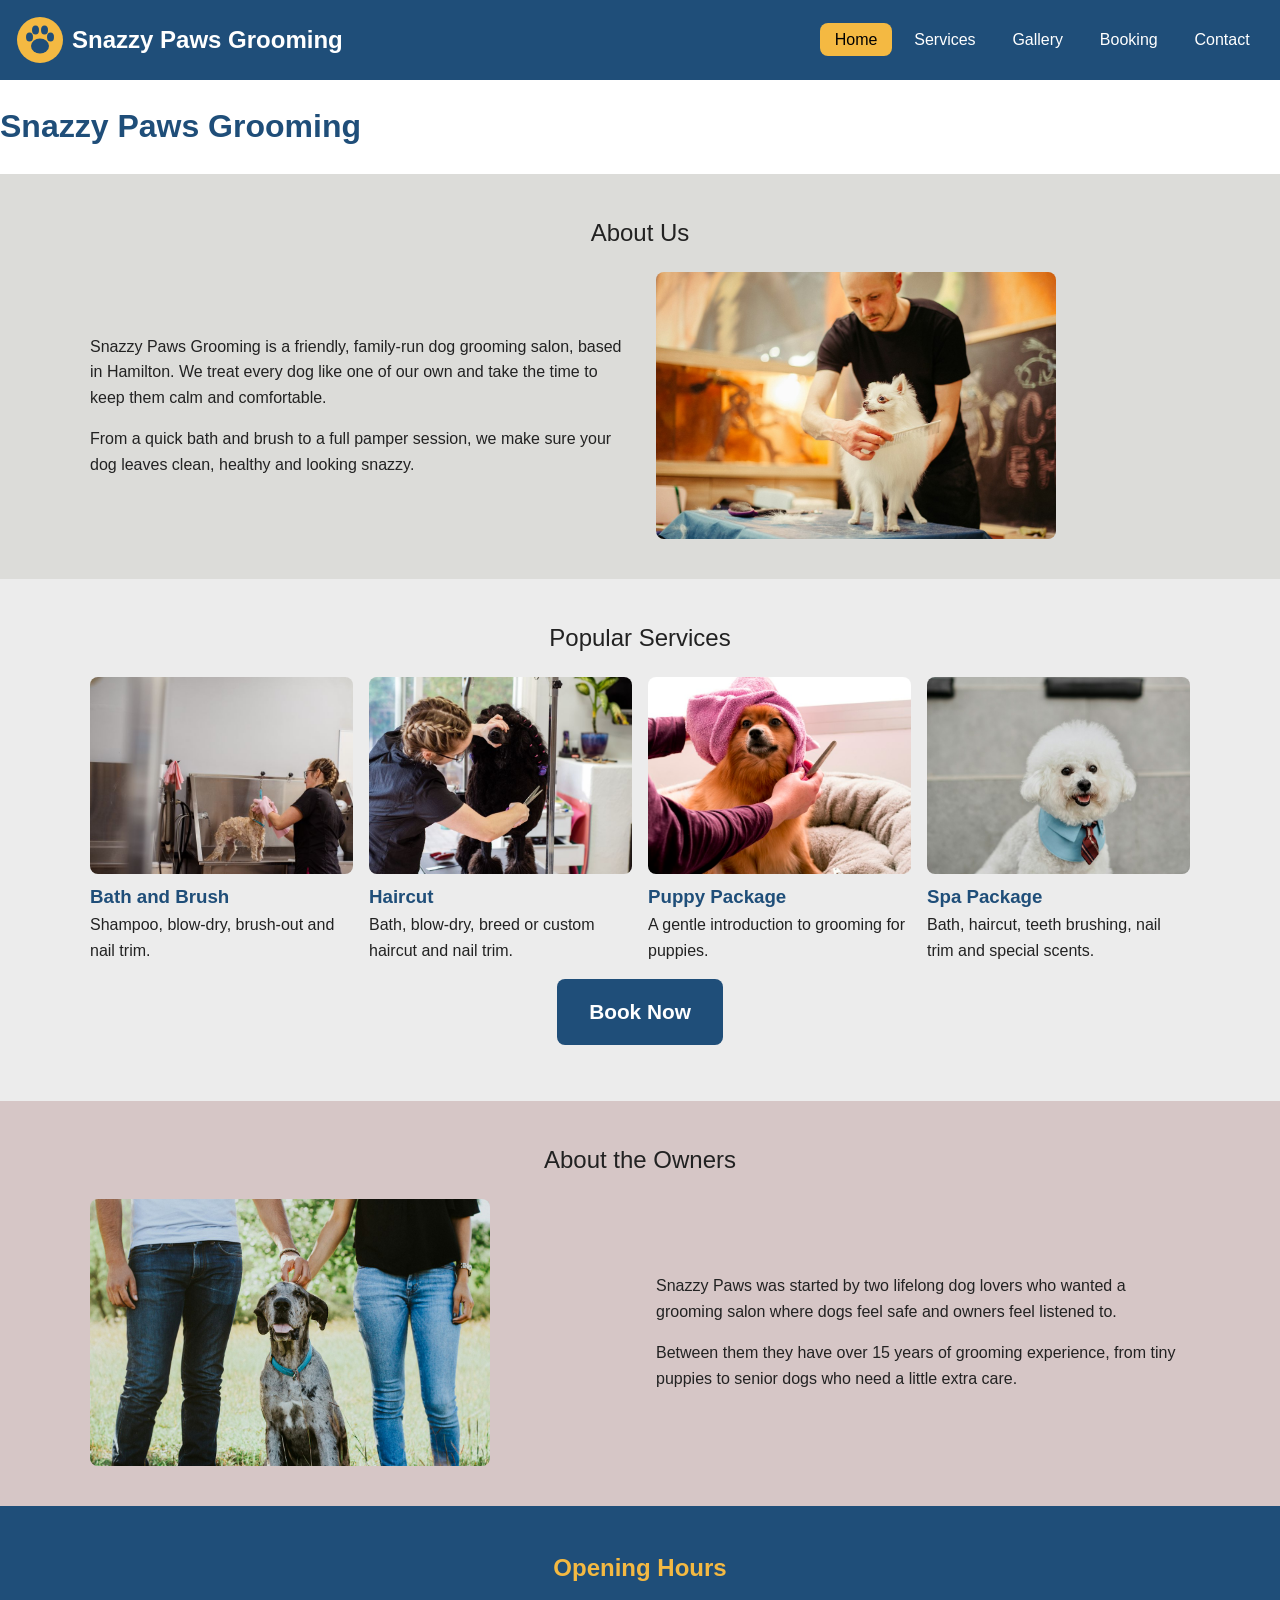
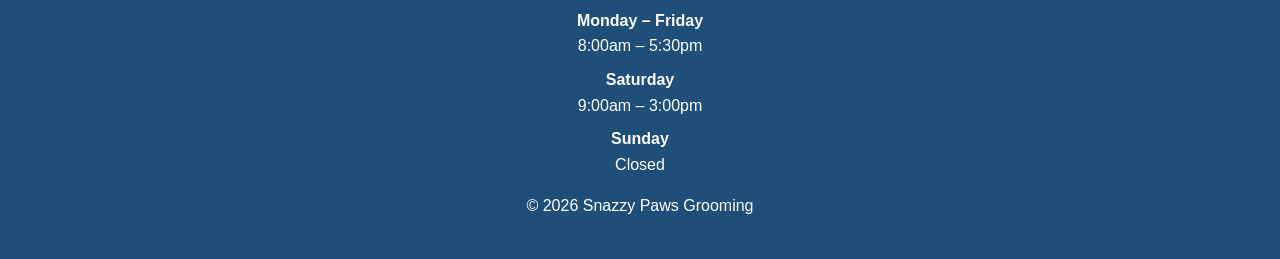
<file: index.html>
<!doctype html>
<html lang="en">
  <head>
    <meta charset="UTF-8" />
    <meta name="viewport" content="width=device-width, initial-scale=1.0" />
    <meta
      name="description"
      content="Snazzy Paws Grooming - friendly, professional dog grooming."
    />
    <title>Home | Snazzy Paws Grooming</title>
    <link rel="stylesheet" href="css/style.css" />
  </head>
  <body>
    <header>
      <nav aria-label="Main navigation">
        <a class="logo" href="index.html">
          <img src="images/logo.svg" alt="" width="48" height="48" />
          <span>Snazzy Paws Grooming</span>
        </a>
        <ul>
          <li><a href="index.html" aria-current="page">Home</a></li>
          <li><a href="services.html">Services</a></li>
          <li><a href="gallery.html">Gallery</a></li>
          <li><a href="booking.html">Booking</a></li>
          <li><a href="contact.html">Contact</a></li>
        </ul>
      </nav>
    </header>

    <main id="main" class="home">
      <h1 class="visually-hidden">Snazzy Paws Grooming</h1>

      <section class="band band-about" aria-labelledby="about-heading">
        <div class="container">
          <h2 id="about-heading">About Us</h2>
          <div class="split">
            <div>
              <p>
                Snazzy Paws Grooming is a friendly, family-run dog grooming
                salon, based in Hamilton. We treat every dog like one of our own
                and take the time to keep them calm and comfortable.
              </p>
              <p>
                From a quick bath and brush to a full pamper session, we make
                sure your dog leaves clean, healthy and looking snazzy.
              </p>
            </div>
            <img
              src="images/about.jpg"
              alt="A groomer gently brushing a fluffy dog on a grooming table"
              width="400"
              height="300"
            />
          </div>
        </div>
      </section>

      <section class="band band-services" aria-labelledby="popular-heading">
        <div class="container">
          <h2 id="popular-heading">Popular Services</h2>
          <ul class="service-cards">
            <li>
              <img
                src="images/service-1.jpg"
                alt="A dog being shampooed in a bath"
                width="400"
                height="300"
                loading="lazy"
              />
              <h3>Bath and Brush</h3>
              <p>Shampoo, blow-dry, brush-out and nail trim.</p>
            </li>
            <li>
              <img
                src="images/service-2.jpg"
                alt="A poodle getting a haircut with clippers"
                width="400"
                height="300"
                loading="lazy"
              />
              <h3>Haircut</h3>
              <p>Bath, blow-dry, breed or custom haircut and nail trim.</p>
            </li>
            <li>
              <img
                src="images/service-3.jpg"
                alt="A puppy wrapped in a towel after its first groom"
                width="400"
                height="300"
                loading="lazy"
              />
              <h3>Puppy Package</h3>
              <p>A gentle introduction to grooming for puppies.</p>
            </li>
            <li>
              <img
                src="images/service-4.jpg"
                alt="A relaxed dog with a freshly styled coat"
                width="400"
                height="300"
                loading="lazy"
              />
              <h3>Spa Package</h3>
              <p>
                Bath, haircut, teeth brushing, nail trim and special scents.
              </p>
            </li>
          </ul>
          <p class="center">
            <a class="button" href="booking.html">Book Now</a>
          </p>
        </div>
      </section>

      <section class="band band-owners" aria-labelledby="owners-heading">
        <div class="container">
          <h2 id="owners-heading">About the Owners</h2>
          <div class="split">
            <img
              src="images/owners.jpg"
              alt="The two owners of Snazzy Paws Grooming smiling with their dog"
              width="400"
              height="300"
              loading="lazy"
            />
            <div>
              <p>
                Snazzy Paws was started by two lifelong dog lovers who wanted a
                grooming salon where dogs feel safe and owners feel listened to.
              </p>
              <p>
                Between them they have over 15 years of grooming experience,
                from tiny puppies to senior dogs who need a little extra care.
              </p>
            </div>
          </div>
        </div>
      </section>
    </main>

    <footer>
      <h2>Opening Hours</h2>
      <dl>
        <dt>Monday &ndash; Friday</dt>
        <dd>8:00am &ndash; 5:30pm</dd>
        <dt>Saturday</dt>
        <dd>9:00am &ndash; 3:00pm</dd>
        <dt>Sunday</dt>
        <dd>Closed</dd>
      </dl>
      <p>&copy; 2026 Snazzy Paws Grooming</p>
    </footer>
  </body>
</html>
</file>
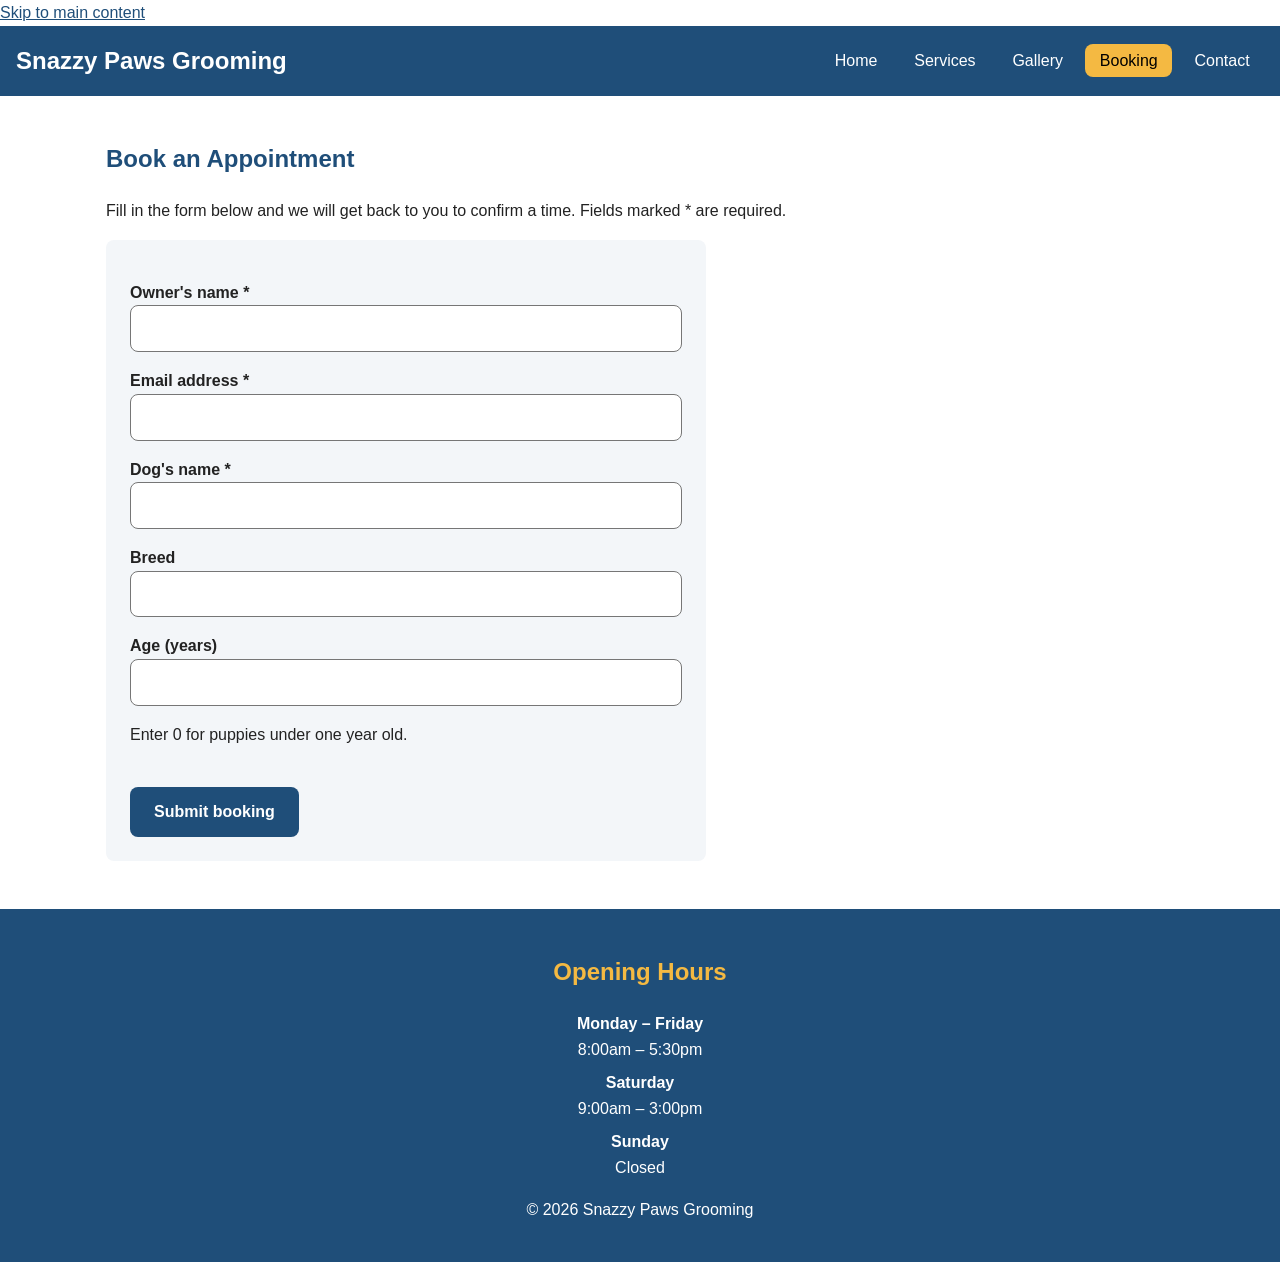
<file: booking.html>
<!doctype html>
<html lang="en">
  <head>
    <meta charset="UTF-8" />
    <meta name="viewport" content="width=device-width, initial-scale=1.0" />
    <meta
      name="description"
      content="Book a dog grooming appointment at Snazzy Paws Grooming."
    />
    <title>Booking | Snazzy Paws Grooming</title>
    <link rel="stylesheet" href="css/style.css" />
  </head>
  <body>
    <a class="skip-link" href="#main">Skip to main content</a>

    <header>
      <nav aria-label="Main navigation">
        <a class="logo" href="index.html">Snazzy Paws Grooming</a>
        <ul>
          <li><a href="index.html">Home</a></li>
          <li><a href="services.html">Services</a></li>
          <li><a href="gallery.html">Gallery</a></li>
          <li><a href="booking.html" aria-current="page">Booking</a></li>
          <li><a href="contact.html">Contact</a></li>
        </ul>
      </nav>
    </header>

    <main id="main">
      <section aria-labelledby="booking-heading">
        <h1 id="booking-heading">Book an Appointment</h1>
        <p class="intro">
          Fill in the form below and we will get back to you to confirm a time.
          Fields marked * are required.
        </p>
        <form action="#" method="post">
          <div class="form-group">
            <label for="owner-name">Owner's name *</label>
            <input
              type="text"
              id="owner-name"
              name="owner-name"
              autocomplete="name"
              required
              aria-required="true"
            />
          </div>
          <div class="form-group">
            <label for="booking-email">Email address *</label>
            <input
              type="email"
              id="booking-email"
              name="email"
              autocomplete="email"
              required
              aria-required="true"
            />
          </div>
          <div class="form-group">
            <label for="dog-name">Dog's name *</label>
            <input
              type="text"
              id="dog-name"
              name="dog-name"
              required
              aria-required="true"
            />
          </div>
          <div class="form-group">
            <label for="breed">Breed</label>
            <input type="text" id="breed" name="breed" />
          </div>
          <div class="form-group">
            <label for="age">Age (years)</label>
            <input
              type="number"
              id="age"
              name="age"
              min="0"
              max="30"
              aria-describedby="age-hint"
            />
            <p class="hint" id="age-hint">
              Enter 0 for puppies under one year old.
            </p>
          </div>
          <button type="submit">Submit booking</button>
        </form>
      </section>
    </main>

    <footer>
      <h2>Opening Hours</h2>
      <dl>
        <dt>Monday &ndash; Friday</dt>
        <dd>8:00am &ndash; 5:30pm</dd>
        <dt>Saturday</dt>
        <dd>9:00am &ndash; 3:00pm</dd>
        <dt>Sunday</dt>
        <dd>Closed</dd>
      </dl>
      <p>&copy; 2026 Snazzy Paws Grooming</p>
    </footer>
  </body>
</html>
</file>
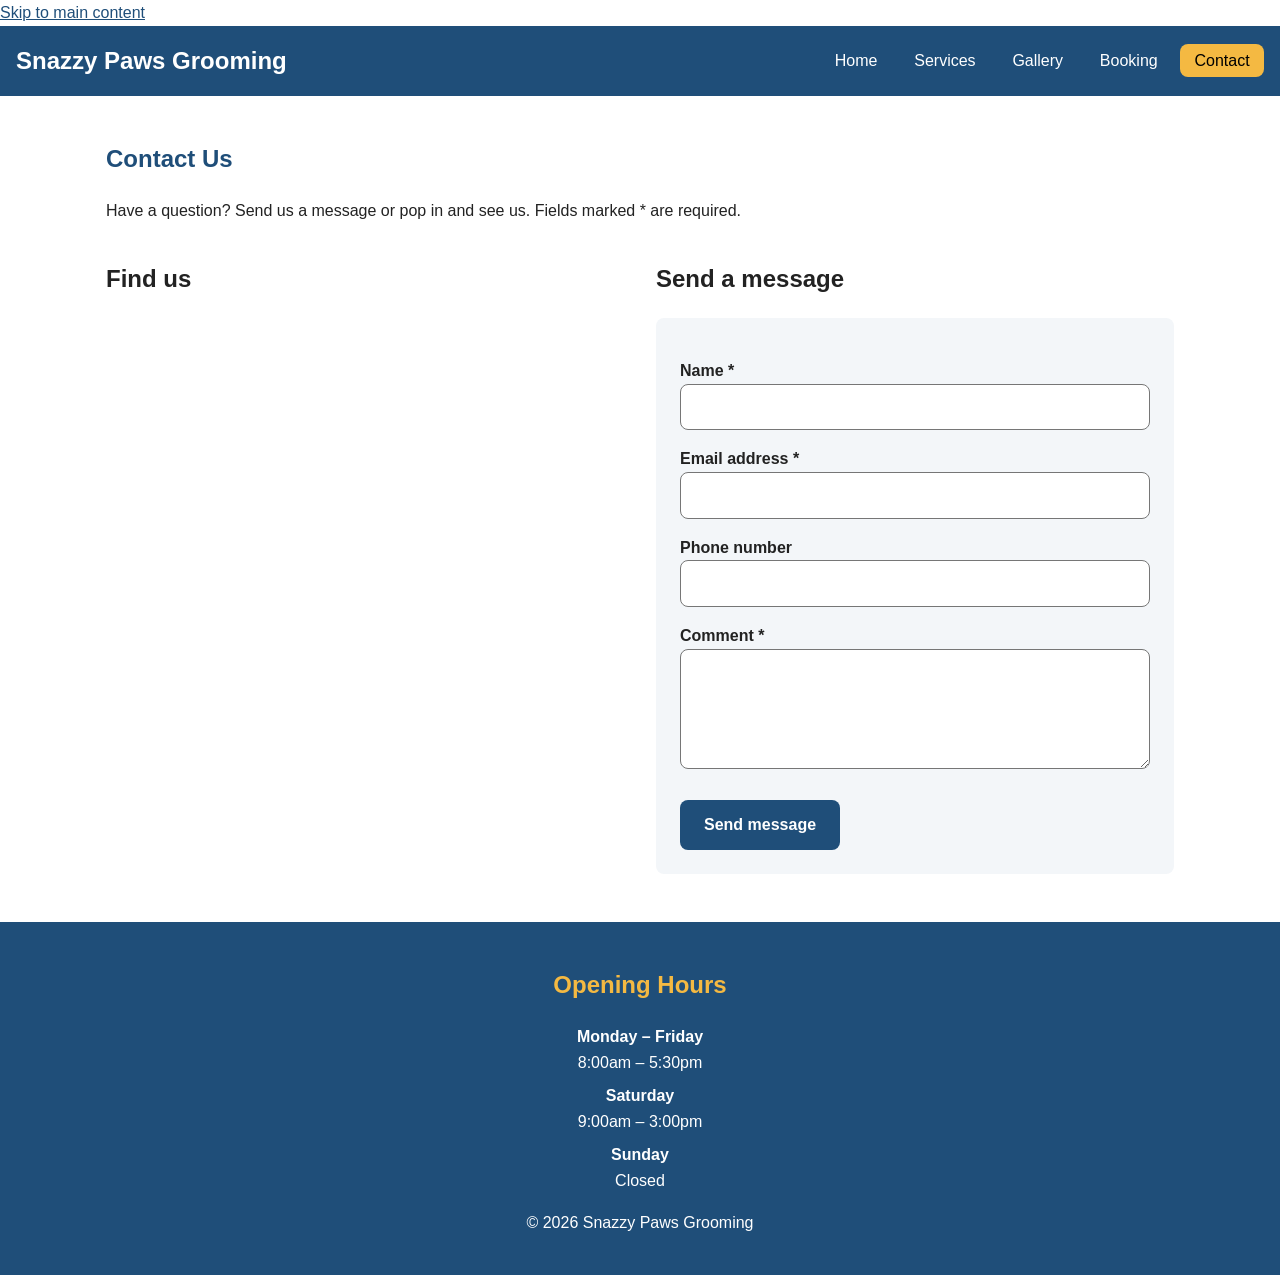
<file: contact.html>
<!doctype html>
<html lang="en">
  <head>
    <meta charset="UTF-8" />
    <meta name="viewport" content="width=device-width, initial-scale=1.0" />
    <meta
      name="description"
      content="Contact Snazzy Paws Grooming and find our location."
    />
    <title>Contact | Snazzy Paws Grooming</title>
    <link rel="stylesheet" href="css/style.css" />
  </head>
  <body>
    <a class="skip-link" href="#main">Skip to main content</a>

    <header>
      <nav aria-label="Main navigation">
        <a class="logo" href="index.html">Snazzy Paws Grooming</a>
        <ul>
          <li><a href="index.html">Home</a></li>
          <li><a href="services.html">Services</a></li>
          <li><a href="gallery.html">Gallery</a></li>
          <li><a href="booking.html">Booking</a></li>
          <li><a href="contact.html" aria-current="page">Contact</a></li>
        </ul>
      </nav>
    </header>

    <main id="main">
      <section aria-labelledby="contact-heading">
        <h1 id="contact-heading">Contact Us</h1>
        <p class="intro">
          Have a question? Send us a message or pop in and see us. Fields marked
          * are required.
        </p>
        <div class="contact-layout">
          <div class="map">
            <h2>Find us</h2>
            <iframe
              src="https://www.google.com/maps?q=Ponsonby,+Auckland,+New+Zealand&amp;output=embed"
              title="Google Map showing the location of Snazzy Paws Grooming in Ponsonby, Auckland"
              loading="lazy"
              referrerpolicy="no-referrer-when-downgrade"
            ></iframe>
          </div>
          <div>
            <h2>Send a message</h2>
            <form action="#" method="post">
              <div class="form-group">
                <label for="contact-name">Name *</label>
                <input
                  type="text"
                  id="contact-name"
                  name="name"
                  autocomplete="name"
                  required
                  aria-required="true"
                />
              </div>
              <div class="form-group">
                <label for="contact-email">Email address *</label>
                <input
                  type="email"
                  id="contact-email"
                  name="email"
                  autocomplete="email"
                  required
                  aria-required="true"
                />
              </div>
              <div class="form-group">
                <label for="phone">Phone number</label>
                <input type="tel" id="phone" name="phone" autocomplete="tel" />
              </div>
              <div class="form-group">
                <label for="comment">Comment *</label>
                <textarea
                  id="comment"
                  name="comment"
                  required
                  aria-required="true"
                ></textarea>
              </div>
              <button type="submit">Send message</button>
            </form>
          </div>
        </div>
      </section>
    </main>

    <footer>
      <h2>Opening Hours</h2>
      <dl>
        <dt>Monday &ndash; Friday</dt>
        <dd>8:00am &ndash; 5:30pm</dd>
        <dt>Saturday</dt>
        <dd>9:00am &ndash; 3:00pm</dd>
        <dt>Sunday</dt>
        <dd>Closed</dd>
      </dl>
      <p>&copy; 2026 Snazzy Paws Grooming</p>
    </footer>
  </body>
</html>
</file>
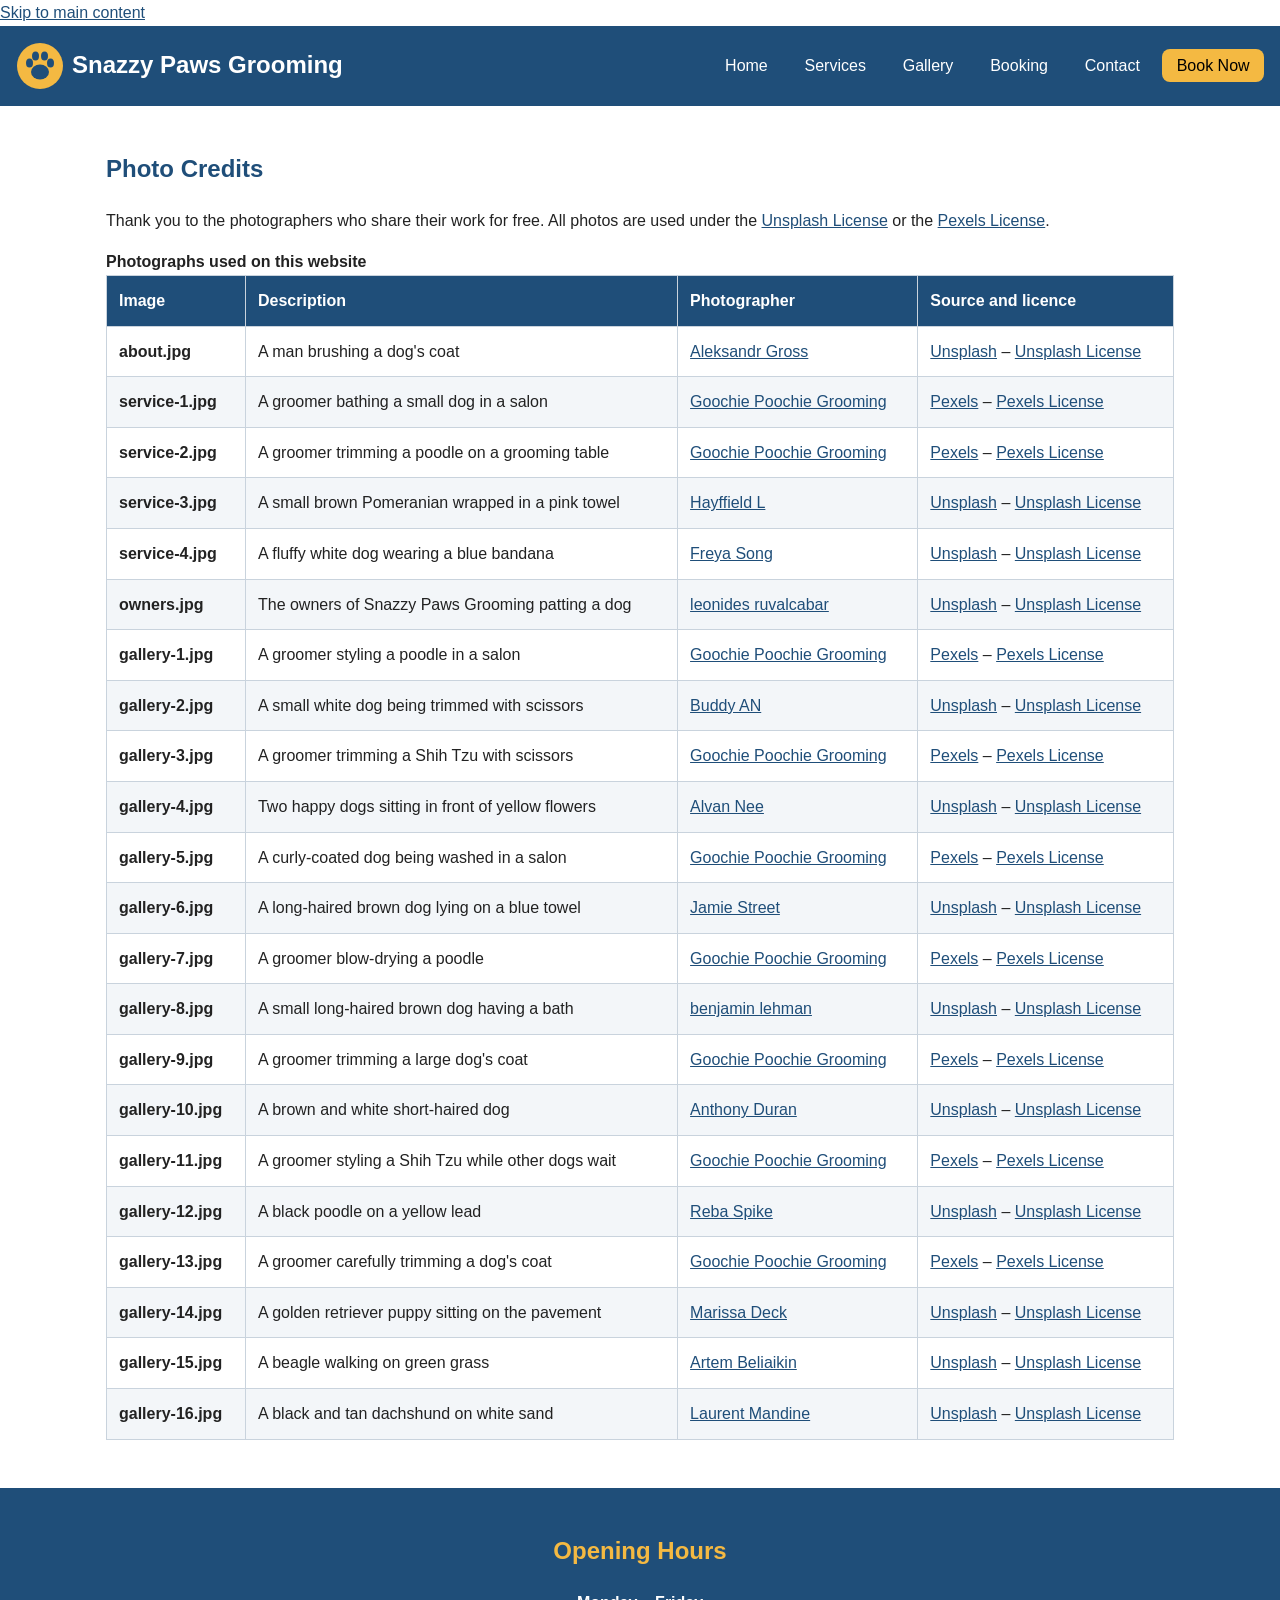
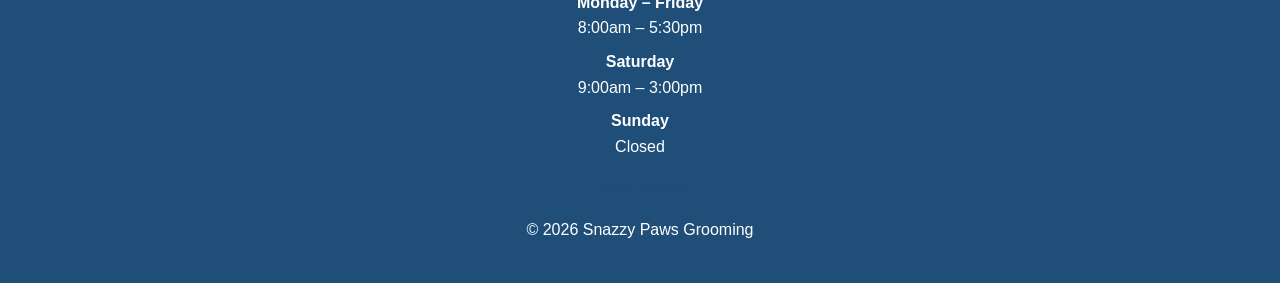
<file: credits.html>
<!doctype html>
<html lang="en">
  <head>
    <meta charset="UTF-8" />
    <meta name="viewport" content="width=device-width, initial-scale=1.0" />
    <meta
      name="description"
      content="Credits for the photographs used on the Snazzy Paws Grooming website."
    />
    <title>Photo Credits | Snazzy Paws Grooming</title>
    <link rel="stylesheet" href="css/style.css" />
  </head>
  <body>
    <a class="skip-link" href="#main">Skip to main content</a>

    <header>
      <nav aria-label="Main navigation">
        <a class="logo" href="index.html">
          <img src="images/logo.svg" alt="" width="48" height="48" />
          <span>Snazzy Paws Grooming</span>
        </a>
        <ul>
          <li><a href="index.html">Home</a></li>
          <li><a href="services.html">Services</a></li>
          <li><a href="gallery.html">Gallery</a></li>
          <li><a href="booking.html">Booking</a></li>
          <li><a href="contact.html">Contact</a></li>
          <li><a class="nav-cta" href="booking.html">Book Now</a></li>
        </ul>
      </nav>
    </header>

    <main id="main">
      <section aria-labelledby="credits-heading">
        <h1 id="credits-heading">Photo Credits</h1>
        <p class="intro">
          Thank you to the photographers who share their work for free. All
          photos are used under the
          <a href="https://unsplash.com/license">Unsplash License</a> or the
          <a href="https://www.pexels.com/license/">Pexels License</a>.
        </p>
        <div class="table-wrap">
          <table>
            <caption>
              Photographs used on this website
            </caption>
            <thead>
              <tr>
                <th scope="col">Image</th>
                <th scope="col">Description</th>
                <th scope="col">Photographer</th>
                <th scope="col">Source and licence</th>
              </tr>
            </thead>
            <tbody>
              <tr>
                <th scope="row">about.jpg</th>
                <td>A man brushing a dog&#x27;s coat</td>
                <td>
                  <a href="https://unsplash.com/@boney">Aleksandr Gross</a>
                </td>
                <td>
                  <a href="https://unsplash.com/photos/dHIRbh9En6I">Unsplash</a>
                  &ndash;
                  <a href="https://unsplash.com/license">Unsplash License</a>
                </td>
              </tr>
              <tr>
                <th scope="row">service-1.jpg</th>
                <td>A groomer bathing a small dog in a salon</td>
                <td>
                  <a href="https://www.pexels.com/@goochie-poochie/"
                    >Goochie Poochie Grooming</a
                  >
                </td>
                <td>
                  <a href="https://www.pexels.com/photo/19145895/">Pexels</a>
                  &ndash;
                  <a href="https://www.pexels.com/license/">Pexels License</a>
                </td>
              </tr>
              <tr>
                <th scope="row">service-2.jpg</th>
                <td>A groomer trimming a poodle on a grooming table</td>
                <td>
                  <a href="https://www.pexels.com/@goochie-poochie/"
                    >Goochie Poochie Grooming</a
                  >
                </td>
                <td>
                  <a href="https://www.pexels.com/photo/19145899/">Pexels</a>
                  &ndash;
                  <a href="https://www.pexels.com/license/">Pexels License</a>
                </td>
              </tr>
              <tr>
                <th scope="row">service-3.jpg</th>
                <td>A small brown Pomeranian wrapped in a pink towel</td>
                <td>
                  <a href="https://unsplash.com/@hayffield">Hayffield L</a>
                </td>
                <td>
                  <a href="https://unsplash.com/photos/ZVdZw2p08y4">Unsplash</a>
                  &ndash;
                  <a href="https://unsplash.com/license">Unsplash License</a>
                </td>
              </tr>
              <tr>
                <th scope="row">service-4.jpg</th>
                <td>A fluffy white dog wearing a blue bandana</td>
                <td>
                  <a href="https://unsplash.com/@freyasong">Freya Song</a>
                </td>
                <td>
                  <a href="https://unsplash.com/photos/_SwQCNo5X6E">Unsplash</a>
                  &ndash;
                  <a href="https://unsplash.com/license">Unsplash License</a>
                </td>
              </tr>
              <tr>
                <th scope="row">owners.jpg</th>
                <td>The owners of Snazzy Paws Grooming patting a dog</td>
                <td>
                  <a href="https://unsplash.com/@leoruvalcabar"
                    >leonides ruvalcabar</a
                  >
                </td>
                <td>
                  <a href="https://unsplash.com/photos/gPyuBw_G6as">Unsplash</a>
                  &ndash;
                  <a href="https://unsplash.com/license">Unsplash License</a>
                </td>
              </tr>
              <tr>
                <th scope="row">gallery-1.jpg</th>
                <td>A groomer styling a poodle in a salon</td>
                <td>
                  <a href="https://www.pexels.com/@goochie-poochie/"
                    >Goochie Poochie Grooming</a
                  >
                </td>
                <td>
                  <a href="https://www.pexels.com/photo/19145901/">Pexels</a>
                  &ndash;
                  <a href="https://www.pexels.com/license/">Pexels License</a>
                </td>
              </tr>
              <tr>
                <th scope="row">gallery-2.jpg</th>
                <td>A small white dog being trimmed with scissors</td>
                <td><a href="https://unsplash.com/@stbuddyp">Buddy AN</a></td>
                <td>
                  <a href="https://unsplash.com/photos/LpK2xddrElI">Unsplash</a>
                  &ndash;
                  <a href="https://unsplash.com/license">Unsplash License</a>
                </td>
              </tr>
              <tr>
                <th scope="row">gallery-3.jpg</th>
                <td>A groomer trimming a Shih Tzu with scissors</td>
                <td>
                  <a href="https://www.pexels.com/@goochie-poochie/"
                    >Goochie Poochie Grooming</a
                  >
                </td>
                <td>
                  <a href="https://www.pexels.com/photo/19145898/">Pexels</a>
                  &ndash;
                  <a href="https://www.pexels.com/license/">Pexels License</a>
                </td>
              </tr>
              <tr>
                <th scope="row">gallery-4.jpg</th>
                <td>Two happy dogs sitting in front of yellow flowers</td>
                <td><a href="https://unsplash.com/@alvannee">Alvan Nee</a></td>
                <td>
                  <a href="https://unsplash.com/photos/gWNnnzho1ds">Unsplash</a>
                  &ndash;
                  <a href="https://unsplash.com/license">Unsplash License</a>
                </td>
              </tr>
              <tr>
                <th scope="row">gallery-5.jpg</th>
                <td>A curly-coated dog being washed in a salon</td>
                <td>
                  <a href="https://www.pexels.com/@goochie-poochie/"
                    >Goochie Poochie Grooming</a
                  >
                </td>
                <td>
                  <a href="https://www.pexels.com/photo/19145897/">Pexels</a>
                  &ndash;
                  <a href="https://www.pexels.com/license/">Pexels License</a>
                </td>
              </tr>
              <tr>
                <th scope="row">gallery-6.jpg</th>
                <td>A long-haired brown dog lying on a blue towel</td>
                <td>
                  <a href="https://unsplash.com/@jamie452">Jamie Street</a>
                </td>
                <td>
                  <a href="https://unsplash.com/photos/ikv10lHZUas">Unsplash</a>
                  &ndash;
                  <a href="https://unsplash.com/license">Unsplash License</a>
                </td>
              </tr>
              <tr>
                <th scope="row">gallery-7.jpg</th>
                <td>A groomer blow-drying a poodle</td>
                <td>
                  <a href="https://www.pexels.com/@goochie-poochie/"
                    >Goochie Poochie Grooming</a
                  >
                </td>
                <td>
                  <a href="https://www.pexels.com/photo/19145896/">Pexels</a>
                  &ndash;
                  <a href="https://www.pexels.com/license/">Pexels License</a>
                </td>
              </tr>
              <tr>
                <th scope="row">gallery-8.jpg</th>
                <td>A small long-haired brown dog having a bath</td>
                <td>
                  <a href="https://unsplash.com/@abject">benjamin lehman</a>
                </td>
                <td>
                  <a href="https://unsplash.com/photos/qwIeh5M8bF8">Unsplash</a>
                  &ndash;
                  <a href="https://unsplash.com/license">Unsplash License</a>
                </td>
              </tr>
              <tr>
                <th scope="row">gallery-9.jpg</th>
                <td>A groomer trimming a large dog&#x27;s coat</td>
                <td>
                  <a href="https://www.pexels.com/@goochie-poochie/"
                    >Goochie Poochie Grooming</a
                  >
                </td>
                <td>
                  <a href="https://www.pexels.com/photo/19145894/">Pexels</a>
                  &ndash;
                  <a href="https://www.pexels.com/license/">Pexels License</a>
                </td>
              </tr>
              <tr>
                <th scope="row">gallery-10.jpg</th>
                <td>A brown and white short-haired dog</td>
                <td>
                  <a href="https://unsplash.com/@dogflirt">Anthony Duran</a>
                </td>
                <td>
                  <a href="https://unsplash.com/photos/xypTOFe_hqc">Unsplash</a>
                  &ndash;
                  <a href="https://unsplash.com/license">Unsplash License</a>
                </td>
              </tr>
              <tr>
                <th scope="row">gallery-11.jpg</th>
                <td>A groomer styling a Shih Tzu while other dogs wait</td>
                <td>
                  <a href="https://www.pexels.com/@goochie-poochie/"
                    >Goochie Poochie Grooming</a
                  >
                </td>
                <td>
                  <a href="https://www.pexels.com/photo/19145893/">Pexels</a>
                  &ndash;
                  <a href="https://www.pexels.com/license/">Pexels License</a>
                </td>
              </tr>
              <tr>
                <th scope="row">gallery-12.jpg</th>
                <td>A black poodle on a yellow lead</td>
                <td>
                  <a href="https://unsplash.com/@rebaspike">Reba Spike</a>
                </td>
                <td>
                  <a href="https://unsplash.com/photos/nAedTCXPdeg">Unsplash</a>
                  &ndash;
                  <a href="https://unsplash.com/license">Unsplash License</a>
                </td>
              </tr>
              <tr>
                <th scope="row">gallery-13.jpg</th>
                <td>A groomer carefully trimming a dog&#x27;s coat</td>
                <td>
                  <a href="https://www.pexels.com/@goochie-poochie/"
                    >Goochie Poochie Grooming</a
                  >
                </td>
                <td>
                  <a href="https://www.pexels.com/photo/19145892/">Pexels</a>
                  &ndash;
                  <a href="https://www.pexels.com/license/">Pexels License</a>
                </td>
              </tr>
              <tr>
                <th scope="row">gallery-14.jpg</th>
                <td>A golden retriever puppy sitting on the pavement</td>
                <td>
                  <a href="https://unsplash.com/@lovedbyleighphoto"
                    >Marissa Deck</a
                  >
                </td>
                <td>
                  <a href="https://unsplash.com/photos/AsIaznAyBMY">Unsplash</a>
                  &ndash;
                  <a href="https://unsplash.com/license">Unsplash License</a>
                </td>
              </tr>
              <tr>
                <th scope="row">gallery-15.jpg</th>
                <td>A beagle walking on green grass</td>
                <td>
                  <a href="https://unsplash.com/@belart84">Artem Beliaikin</a>
                </td>
                <td>
                  <a href="https://unsplash.com/photos/FhWa9YtbACA">Unsplash</a>
                  &ndash;
                  <a href="https://unsplash.com/license">Unsplash License</a>
                </td>
              </tr>
              <tr>
                <th scope="row">gallery-16.jpg</th>
                <td>A black and tan dachshund on white sand</td>
                <td>
                  <a href="https://unsplash.com/@laurent38">Laurent Mandine</a>
                </td>
                <td>
                  <a href="https://unsplash.com/photos/Ls4z2BNI33g">Unsplash</a>
                  &ndash;
                  <a href="https://unsplash.com/license">Unsplash License</a>
                </td>
              </tr>
            </tbody>
          </table>
        </div>
      </section>
    </main>

    <footer>
      <h2>Opening Hours</h2>
      <dl>
        <dt>Monday &ndash; Friday</dt>
        <dd>8:00am &ndash; 5:30pm</dd>
        <dt>Saturday</dt>
        <dd>9:00am &ndash; 3:00pm</dd>
        <dt>Sunday</dt>
        <dd>Closed</dd>
      </dl>
      <p><a href="credits.html" aria-current="page">Photo credits</a></p>
      <p>&copy; 2026 Snazzy Paws Grooming</p>
    </footer>
  </body>
</html>
</file>
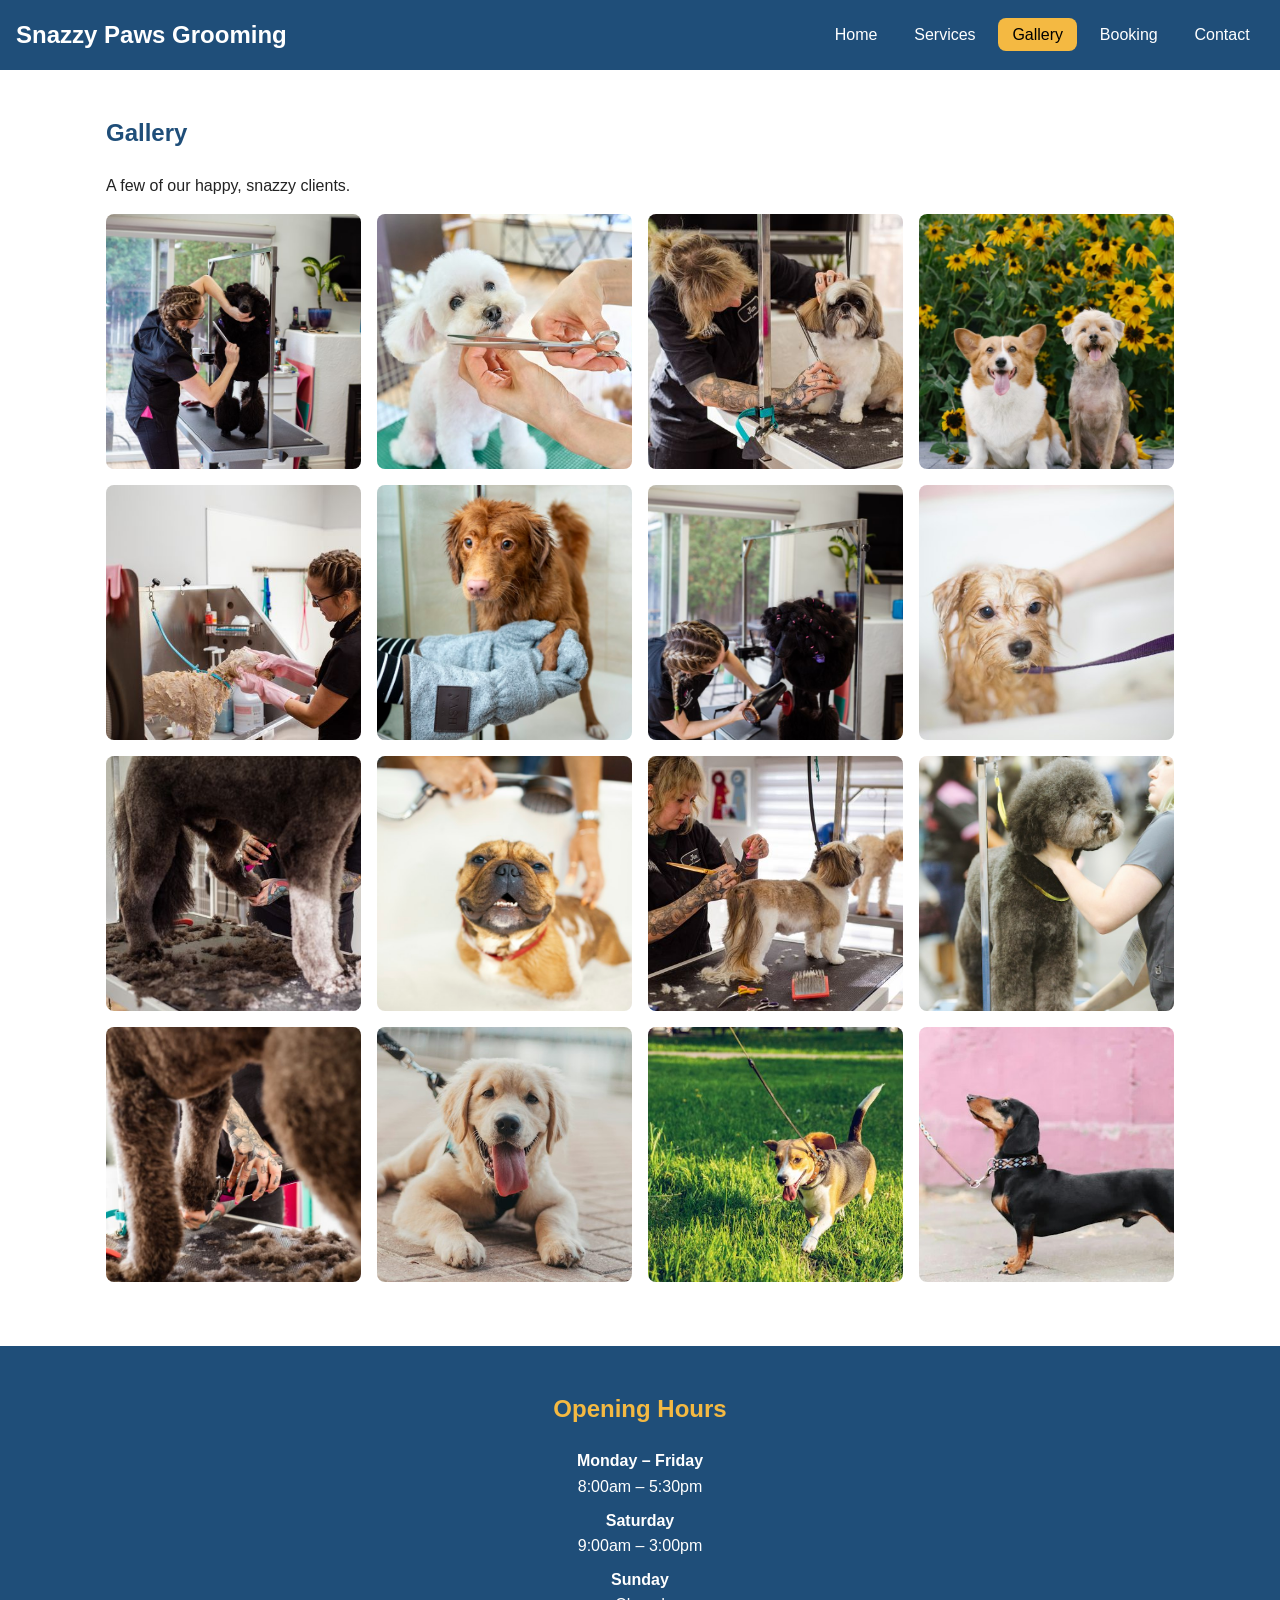
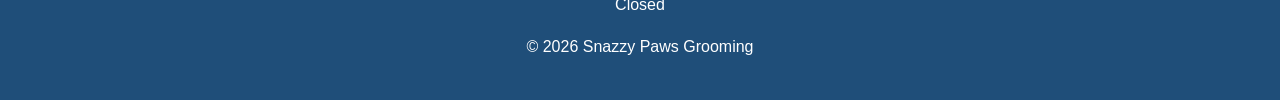
<file: gallery.html>
<!doctype html>
<html lang="en">
  <head>
    <meta charset="UTF-8" />
    <meta name="viewport" content="width=device-width, initial-scale=1.0" />
    <meta
      name="description"
      content="Photos of dogs groomed at Snazzy Paws Grooming."
    />
    <title>Gallery | Snazzy Paws Grooming</title>
    <link rel="stylesheet" href="css/style.css" />
  </head>
  <body>
    <header>
      <nav aria-label="Main navigation">
        <a class="logo" href="index.html">Snazzy Paws Grooming</a>
        <ul>
          <li><a href="index.html">Home</a></li>
          <li><a href="services.html">Services</a></li>
          <li><a href="gallery.html" aria-current="page">Gallery</a></li>
          <li><a href="booking.html">Booking</a></li>
          <li><a href="contact.html">Contact</a></li>
        </ul>
      </nav>
    </header>

    <main id="main">
      <section aria-labelledby="gallery-heading">
        <h1 id="gallery-heading">Gallery</h1>
        <p class="intro">A few of our happy, snazzy clients.</p>
        <ul class="gallery">
          <li>
            <img
              src="images/gallery-1.jpg"
              alt="Golden retriever after a bath"
              width="400"
              height="400"
              loading="lazy"
            />
          </li>
          <li>
            <img
              src="images/gallery-2.jpg"
              alt="Poodle with a fresh trim"
              width="400"
              height="400"
              loading="lazy"
            />
          </li>
          <li>
            <img
              src="images/gallery-3.jpg"
              alt="Beagle wrapped in a towel"
              width="400"
              height="400"
              loading="lazy"
            />
          </li>
          <li>
            <img
              src="images/gallery-4.jpg"
              alt="Dachshund being brushed"
              width="400"
              height="400"
              loading="lazy"
            />
          </li>
          <li>
            <img
              src="images/gallery-5.jpg"
              alt="Border collie with a shiny coat"
              width="400"
              height="400"
              loading="lazy"
            />
          </li>
          <li>
            <img
              src="images/gallery-6.jpg"
              alt="Shih tzu with a bow"
              width="400"
              height="400"
              loading="lazy"
            />
          </li>
          <li>
            <img
              src="images/gallery-7.jpg"
              alt="Labrador puppy after its first groom"
              width="400"
              height="400"
              loading="lazy"
            />
          </li>
          <li>
            <img
              src="images/gallery-8.jpg"
              alt="Schnauzer with a neat beard"
              width="400"
              height="400"
              loading="lazy"
            />
          </li>
          <li>
            <img
              src="images/gallery-9.jpg"
              alt="Pug sitting on the grooming table"
              width="400"
              height="400"
              loading="lazy"
            />
          </li>
          <li>
            <img
              src="images/gallery-10.jpg"
              alt="Cavoodle with a teddy bear cut"
              width="400"
              height="400"
              loading="lazy"
            />
          </li>
          <li>
            <img
              src="images/gallery-11.jpg"
              alt="Husky after a de-shedding treatment"
              width="400"
              height="400"
              loading="lazy"
            />
          </li>
          <li>
            <img
              src="images/gallery-12.jpg"
              alt="Jack Russell getting a nail trim"
              width="400"
              height="400"
              loading="lazy"
            />
          </li>
          <li>
            <img
              src="images/gallery-13.jpg"
              alt="Corgi smiling after a bath"
              width="400"
              height="400"
              loading="lazy"
            />
          </li>
          <li>
            <img
              src="images/gallery-14.jpg"
              alt="Maltese with a fluffy coat"
              width="400"
              height="400"
              loading="lazy"
            />
          </li>
          <li>
            <img
              src="images/gallery-15.jpg"
              alt="Spaniel with brushed ears"
              width="400"
              height="400"
              loading="lazy"
            />
          </li>
          <li>
            <img
              src="images/gallery-16.jpg"
              alt="Staffy wearing a bandana"
              width="400"
              height="400"
              loading="lazy"
            />
          </li>
        </ul>
      </section>
    </main>

    <footer>
      <h2>Opening Hours</h2>
      <dl>
        <dt>Monday &ndash; Friday</dt>
        <dd>8:00am &ndash; 5:30pm</dd>
        <dt>Saturday</dt>
        <dd>9:00am &ndash; 3:00pm</dd>
        <dt>Sunday</dt>
        <dd>Closed</dd>
      </dl>
      <p>&copy; 2026 Snazzy Paws Grooming</p>
    </footer>
  </body>
</html>
</file>
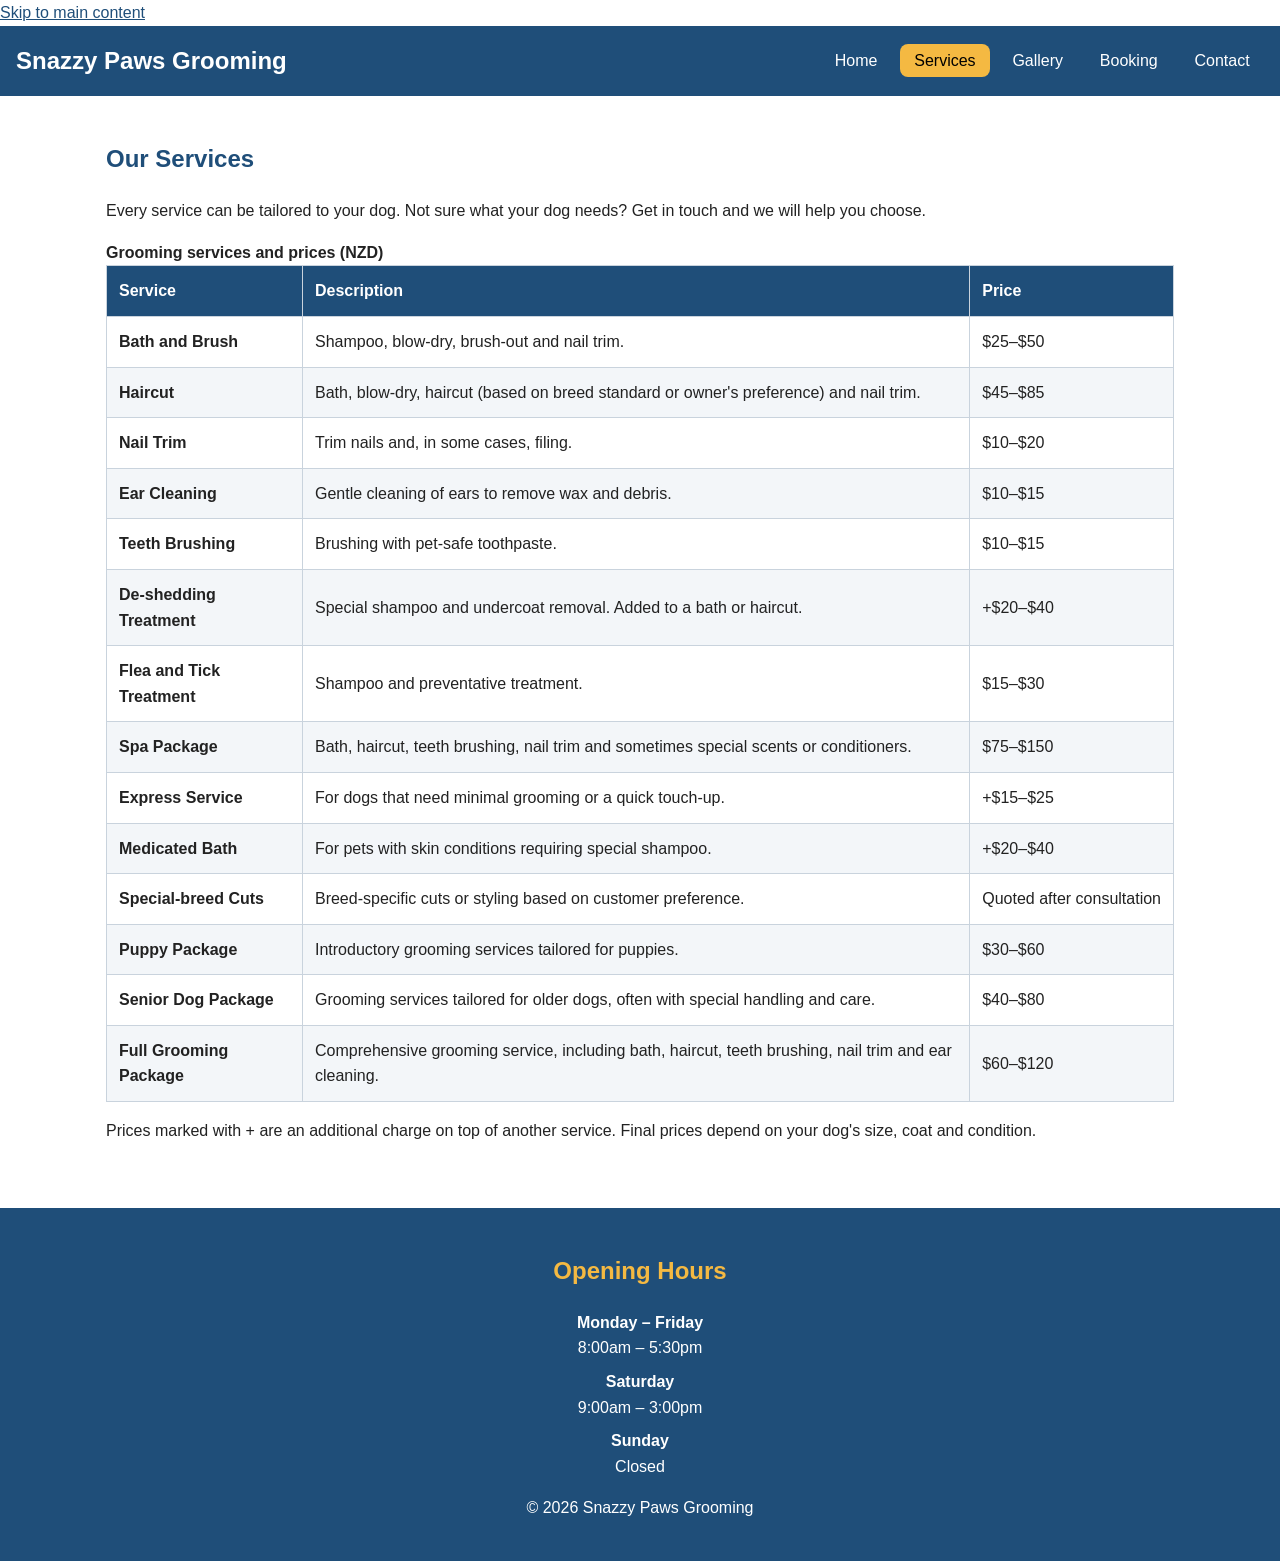
<file: services.html>
<!doctype html>
<html lang="en">
  <head>
    <meta charset="UTF-8" />
    <meta name="viewport" content="width=device-width, initial-scale=1.0" />
    <meta
      name="description"
      content="Dog grooming services and prices at Snazzy Paws Grooming."
    />
    <title>Services | Snazzy Paws Grooming</title>
    <link rel="stylesheet" href="css/style.css" />
  </head>
  <body>
    <a class="skip-link" href="#main">Skip to main content</a>

    <header>
      <nav aria-label="Main navigation">
        <a class="logo" href="index.html">Snazzy Paws Grooming</a>
        <ul>
          <li><a href="index.html">Home</a></li>
          <li><a href="services.html" aria-current="page">Services</a></li>
          <li><a href="gallery.html">Gallery</a></li>
          <li><a href="booking.html">Booking</a></li>
          <li><a href="contact.html">Contact</a></li>
        </ul>
      </nav>
    </header>

    <main id="main">
      <section aria-labelledby="services-heading">
        <h1 id="services-heading">Our Services</h1>
        <p class="intro">
          Every service can be tailored to your dog. Not sure what your dog
          needs? Get in touch and we will help you choose.
        </p>
        <div class="table-wrap">
          <table aria-describedby="price-note">
            <caption>
              Grooming services and prices (NZD)
            </caption>
            <thead>
              <tr>
                <th scope="col">Service</th>
                <th scope="col">Description</th>
                <th scope="col">Price</th>
              </tr>
            </thead>
            <tbody>
              <tr>
                <th scope="row">Bath and Brush</th>
                <td>Shampoo, blow-dry, brush-out and nail trim.</td>
                <td class="price">$25&ndash;$50</td>
              </tr>
              <tr>
                <th scope="row">Haircut</th>
                <td>
                  Bath, blow-dry, haircut (based on breed standard or owner's
                  preference) and nail trim.
                </td>
                <td class="price">$45&ndash;$85</td>
              </tr>
              <tr>
                <th scope="row">Nail Trim</th>
                <td>Trim nails and, in some cases, filing.</td>
                <td class="price">$10&ndash;$20</td>
              </tr>
              <tr>
                <th scope="row">Ear Cleaning</th>
                <td>Gentle cleaning of ears to remove wax and debris.</td>
                <td class="price">$10&ndash;$15</td>
              </tr>
              <tr>
                <th scope="row">Teeth Brushing</th>
                <td>Brushing with pet-safe toothpaste.</td>
                <td class="price">$10&ndash;$15</td>
              </tr>
              <tr>
                <th scope="row">De-shedding Treatment</th>
                <td>
                  Special shampoo and undercoat removal. Added to a bath or
                  haircut.
                </td>
                <td class="price">+$20&ndash;$40</td>
              </tr>
              <tr>
                <th scope="row">Flea and Tick Treatment</th>
                <td>Shampoo and preventative treatment.</td>
                <td class="price">$15&ndash;$30</td>
              </tr>
              <tr>
                <th scope="row">Spa Package</th>
                <td>
                  Bath, haircut, teeth brushing, nail trim and sometimes special
                  scents or conditioners.
                </td>
                <td class="price">$75&ndash;$150</td>
              </tr>
              <tr>
                <th scope="row">Express Service</th>
                <td>
                  For dogs that need minimal grooming or a quick touch-up.
                </td>
                <td class="price">+$15&ndash;$25</td>
              </tr>
              <tr>
                <th scope="row">Medicated Bath</th>
                <td>
                  For pets with skin conditions requiring special shampoo.
                </td>
                <td class="price">+$20&ndash;$40</td>
              </tr>
              <tr>
                <th scope="row">Special-breed Cuts</th>
                <td>
                  Breed-specific cuts or styling based on customer preference.
                </td>
                <td class="price">Quoted after consultation</td>
              </tr>
              <tr>
                <th scope="row">Puppy Package</th>
                <td>Introductory grooming services tailored for puppies.</td>
                <td class="price">$30&ndash;$60</td>
              </tr>
              <tr>
                <th scope="row">Senior Dog Package</th>
                <td>
                  Grooming services tailored for older dogs, often with special
                  handling and care.
                </td>
                <td class="price">$40&ndash;$80</td>
              </tr>
              <tr>
                <th scope="row">Full Grooming Package</th>
                <td>
                  Comprehensive grooming service, including bath, haircut, teeth
                  brushing, nail trim and ear cleaning.
                </td>
                <td class="price">$60&ndash;$120</td>
              </tr>
            </tbody>
          </table>
        </div>
        <p class="table-note" id="price-note">
          Prices marked with + are an additional charge on top of another
          service. Final prices depend on your dog's size, coat and condition.
        </p>
      </section>
    </main>

    <footer>
      <h2>Opening Hours</h2>
      <dl>
        <dt>Monday &ndash; Friday</dt>
        <dd>8:00am &ndash; 5:30pm</dd>
        <dt>Saturday</dt>
        <dd>9:00am &ndash; 3:00pm</dd>
        <dt>Sunday</dt>
        <dd>Closed</dd>
      </dl>
      <p>&copy; 2026 Snazzy Paws Grooming</p>
    </footer>
  </body>
</html>
</file>
<file: css/style.css>
/* Snazzy Paws Grooming - stylesheet */

/* Colours */
:root {
    --blue: #1f4e79;
    --yellow: #f4b942;
    --text: #222222;
    --light: #f3f6f9;
}

/* Basics */
* {
    box-sizing: border-box;
}

body {
    margin: 0;
    font-family: Arial, Helvetica, sans-serif;
    line-height: 1.6;
    color: var(--text);
}

img {
    max-width: 100%;
    height: auto;
    display: block;
    border-radius: 8px;
}

.service-cards img {
    display: block;
    width: 100%;
    height: auto;
    aspect-ratio: 4 / 3;
    object-fit: cover;
    border-radius: 8px;
}

h1,
h3 {
    color: var(--blue);
}

a {
    color: var(--blue);
}

/* Keyboard focus */
:focus-visible {
    outline: 3px solid var(--yellow);
    outline-offset: 2px;
}


/* .visually-hidden {
    position: absolute;
    width: 1px;
    height: 1px;
    overflow: hidden;
    clip: rect(0, 0, 0, 0);
} */

/* Header and navigation */
header,
footer {
    background: var(--blue);
    color: #ffffff;
}

nav {
    /* max-width: 1100px; */
    margin: 0 auto;
    padding: 1rem;
    display: flex;
    flex-wrap: wrap;
    justify-content: space-between;
    align-items: center;
}

nav ul {
    list-style: none;
    margin: 0;
    padding: 0;
    display: flex;
    flex-wrap: wrap;
    gap: 0.5rem;
}

nav a {
    color: #ffffff;
    text-decoration: none;
    padding: 0.5rem 0.9rem;
    border-radius: 8px;
}

.logo {
    display: flex;
    align-items: center;
    gap: 0.5rem;
    font-size: 1.5rem;
    font-weight: bold;
    padding: 0;
}

nav a:hover {
    text-decoration: underline;
}

nav a[aria-current="page"],
.nav-cta {
    background: var(--yellow);
    color: #000000;
}

/* Main content */
main {
    max-width: 1100px;
    margin: 0 auto;
    padding: 1.5rem 1rem 3rem;
}

.button {
    display: inline-block;
    padding: 1rem 2rem;
    background: var(--blue);
    color: #ffffff;
    font-size: 1.3rem;
    font-weight: bold;
    text-decoration: none;
    border-radius: 8px;
}

.center {
    text-align: center;
}

/* Home page bands */
main.home {
    max-width: none;
    padding: 0;
}

.band {
    padding: 2.5rem 1rem;
}

.band h2 {
    text-align: center;
    font-weight: normal;
    margin-top: 0;
}

.container {
    max-width: 1100px;
    margin: 0 auto;
}

.band-about {
    background: #dcdcd9;
}

.band-services {
    background: #ececec;
}

.band-owners {
    background: #d6c6c6;
}

/* Two-column and grid layouts */
.split,
.contact-layout {
    display: grid;
    grid-template-columns: 1fr 1fr;
    gap: 2rem;
    align-items: center;
}

.contact-layout {
    align-items: start;
}

.service-cards,
.gallery {
    list-style: none;
    padding: 0;
    display: grid;
    grid-template-columns: repeat(4, 1fr);
    gap: 1rem;
}

.service-cards h3 {
    margin: 0.5rem 0 0;
}

.service-cards p {
    margin: 0;
}

.gallery img {
    aspect-ratio: 1 / 1;
    object-fit: cover;
}

/* Services table */
.table-wrap {
    overflow-x: auto;
}

table {
    width: 100%;
    border-collapse: collapse;
}

caption {
    text-align: left;
    font-weight: bold;
}

th,
td {
    padding: 0.75rem;
    border: 1px solid #c9d3dd;
    text-align: left;
}

thead th {
    background: var(--blue);
    color: #ffffff;
}

tbody tr:nth-child(even) {
    background: var(--light);
}

.price {
    white-space: nowrap;
}

/* Forms */
form {
    max-width: 600px;
    padding: 1.5rem;
    background: var(--light);
    border-radius: 8px;
}

label {
    display: block;
    font-weight: bold;
    margin-top: 1rem;
}

input,
textarea {
    width: 100%;
    padding: 0.6rem;
    font: inherit;
    border: 1px solid #767676;
    border-radius: 8px;
}

textarea {
    min-height: 120px;
}

button {
    margin-top: 1.5rem;
    padding: 0.75rem 1.5rem;
    font: inherit;
    font-weight: bold;
    color: #ffffff;
    background: var(--blue);
    border: none;
    border-radius: 8px;
    cursor: pointer;
}

/* Map */
.map iframe {
    width: 100%;
    height: 400px;
    border: 0;
}

/* Footer */
footer {
    padding: 1.5rem 1rem;
    text-align: center;
}

footer h2 {
    color: var(--yellow);
}

footer dt {
    font-weight: bold;
}

footer dd {
    margin: 0 0 0.5rem;
}

/* Tablets */
@media (max-width: 900px) {
    .split,
    .contact-layout {
        grid-template-columns: 1fr;
    }

    .service-cards,
    .gallery {
        grid-template-columns: repeat(2, 1fr);
    }
}

/* Phones */
@media (max-width: 500px) {
    nav,
    nav ul {
        flex-direction: column;
        align-items: flex-start;
    }

    .service-cards {
        grid-template-columns: 1fr;
    }
}
</file>
